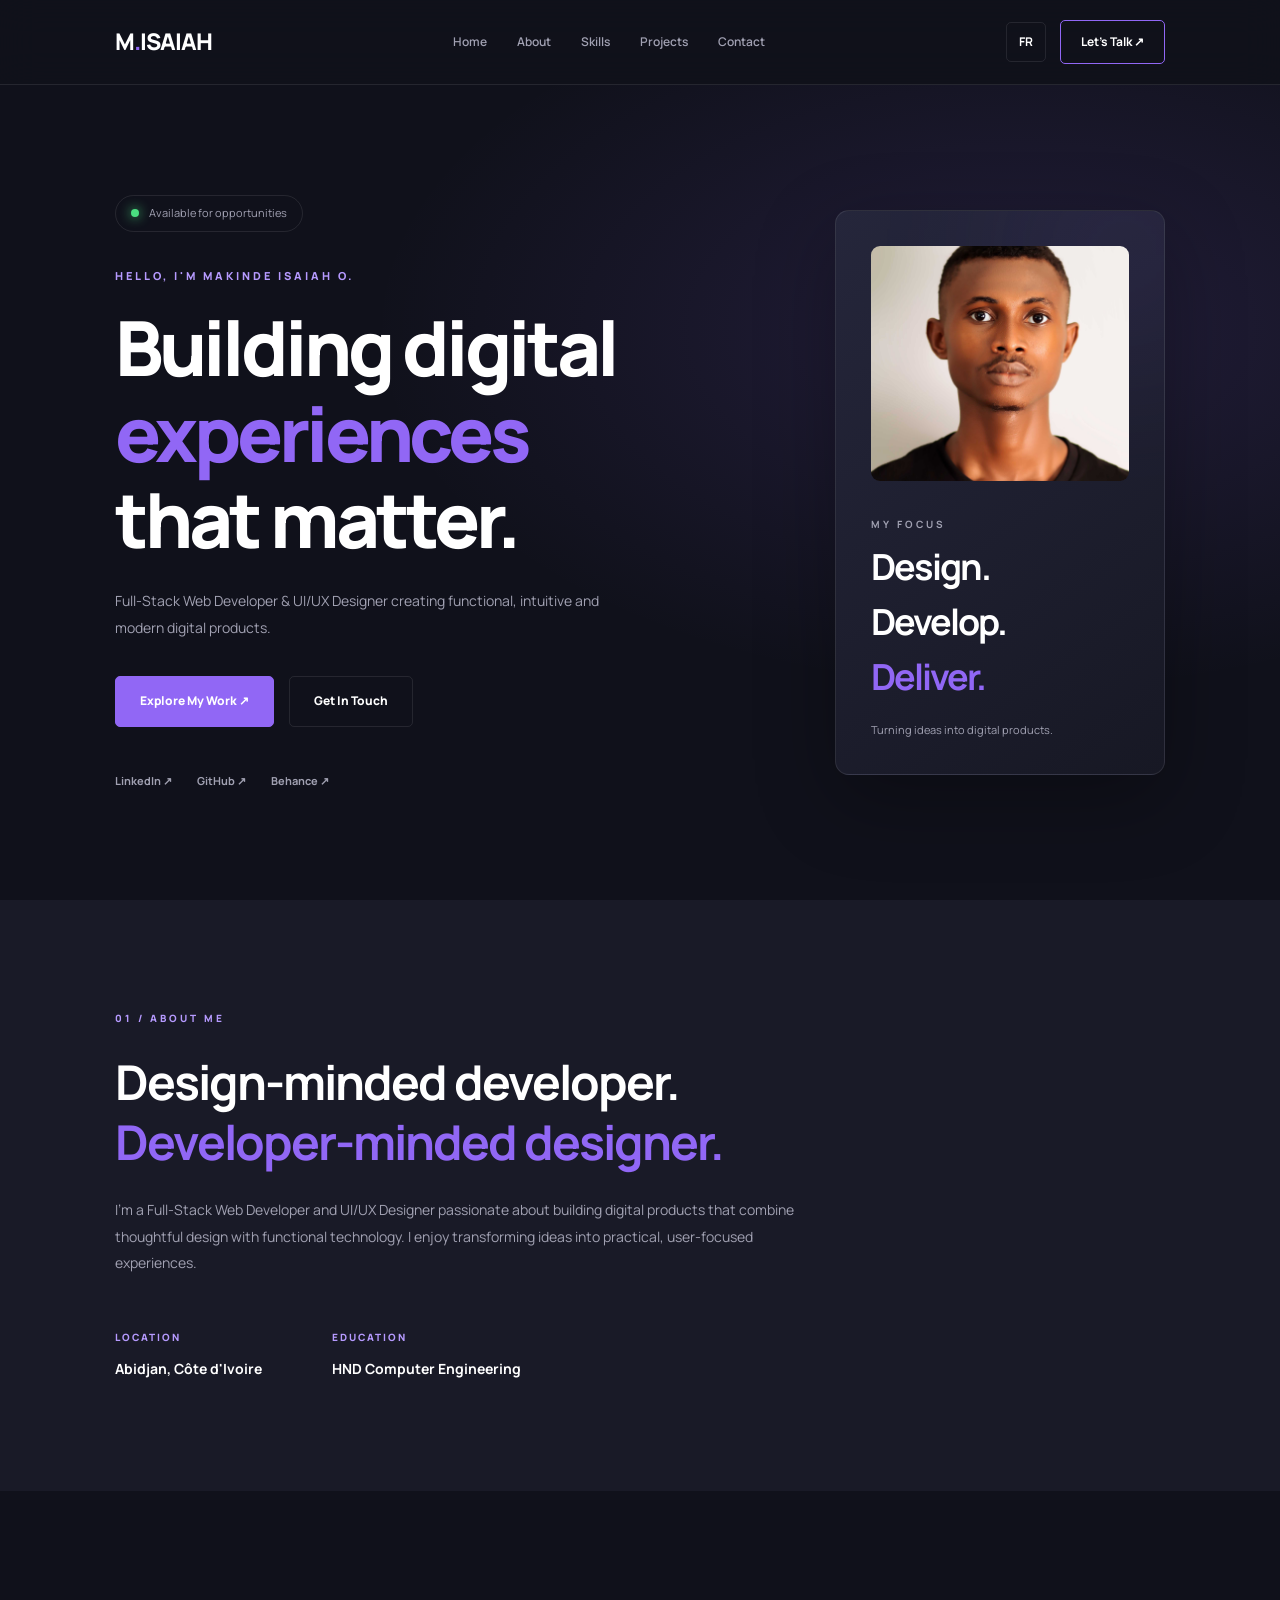
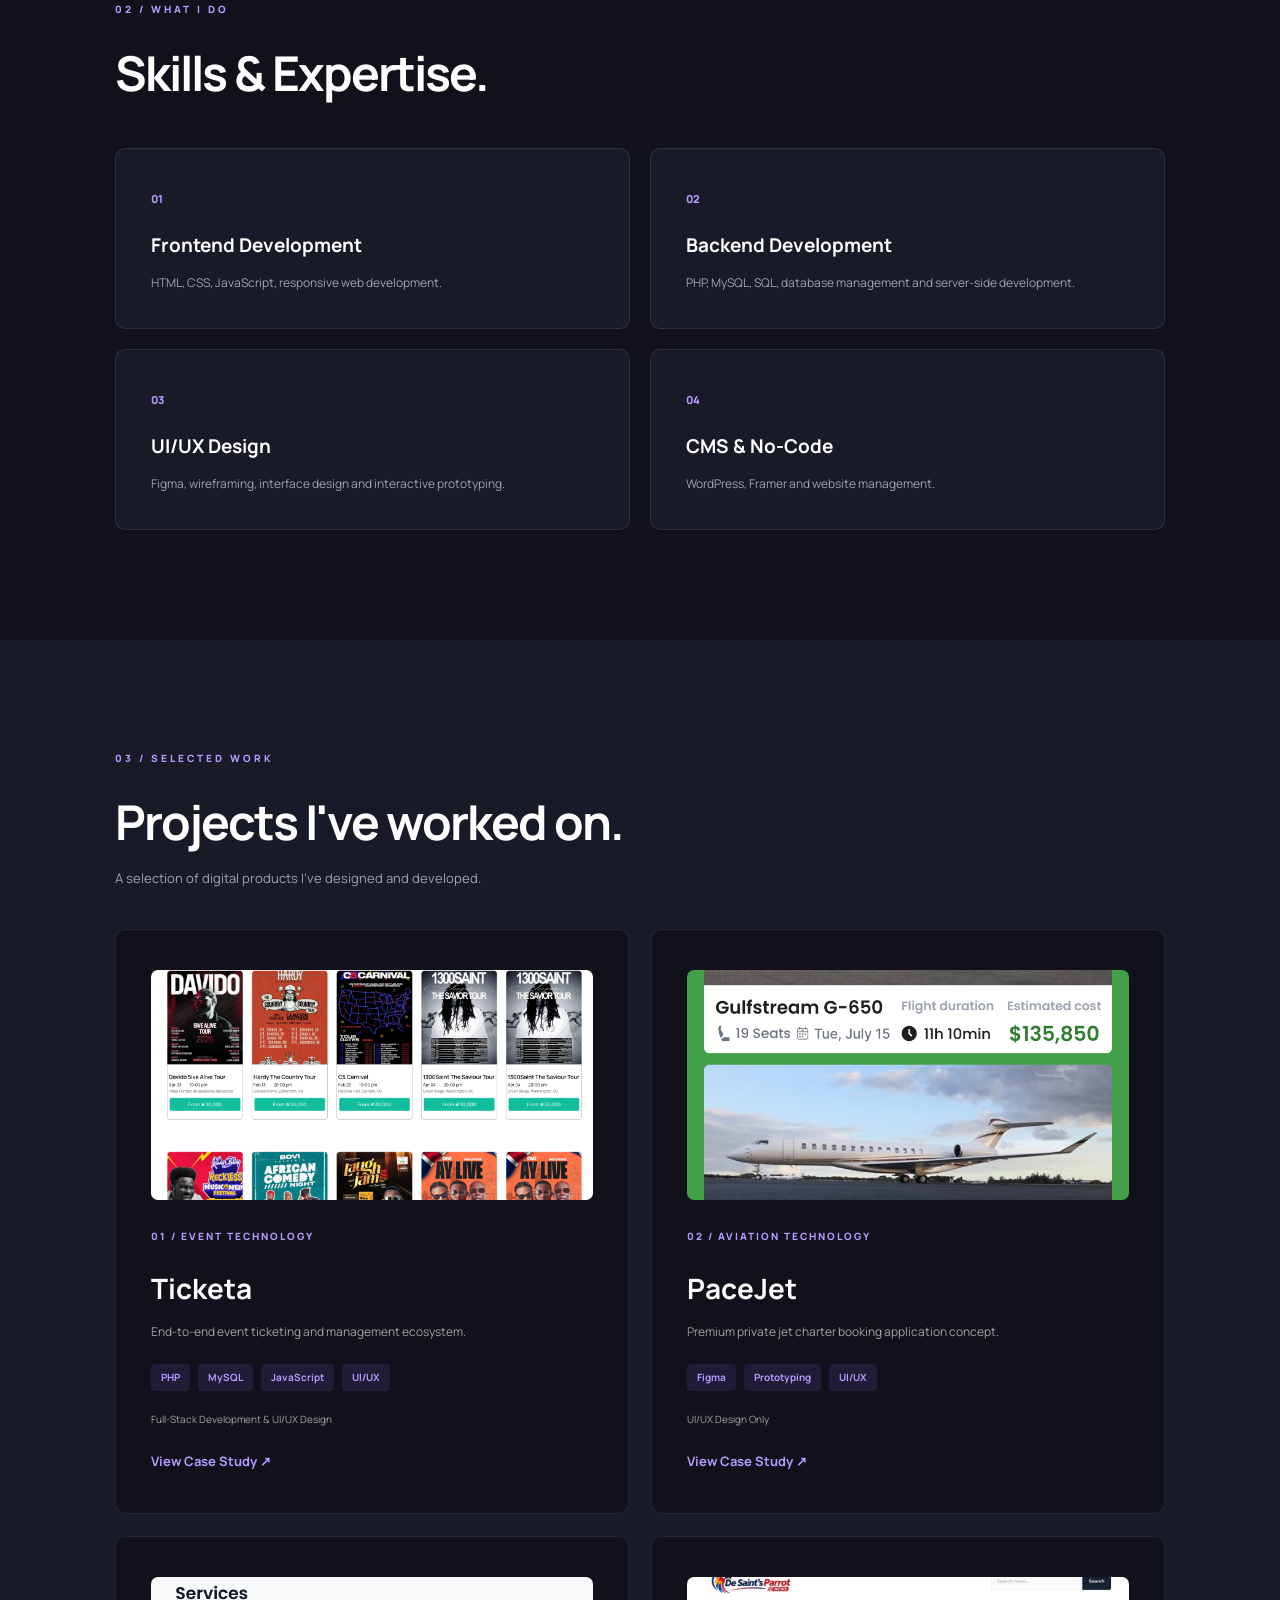
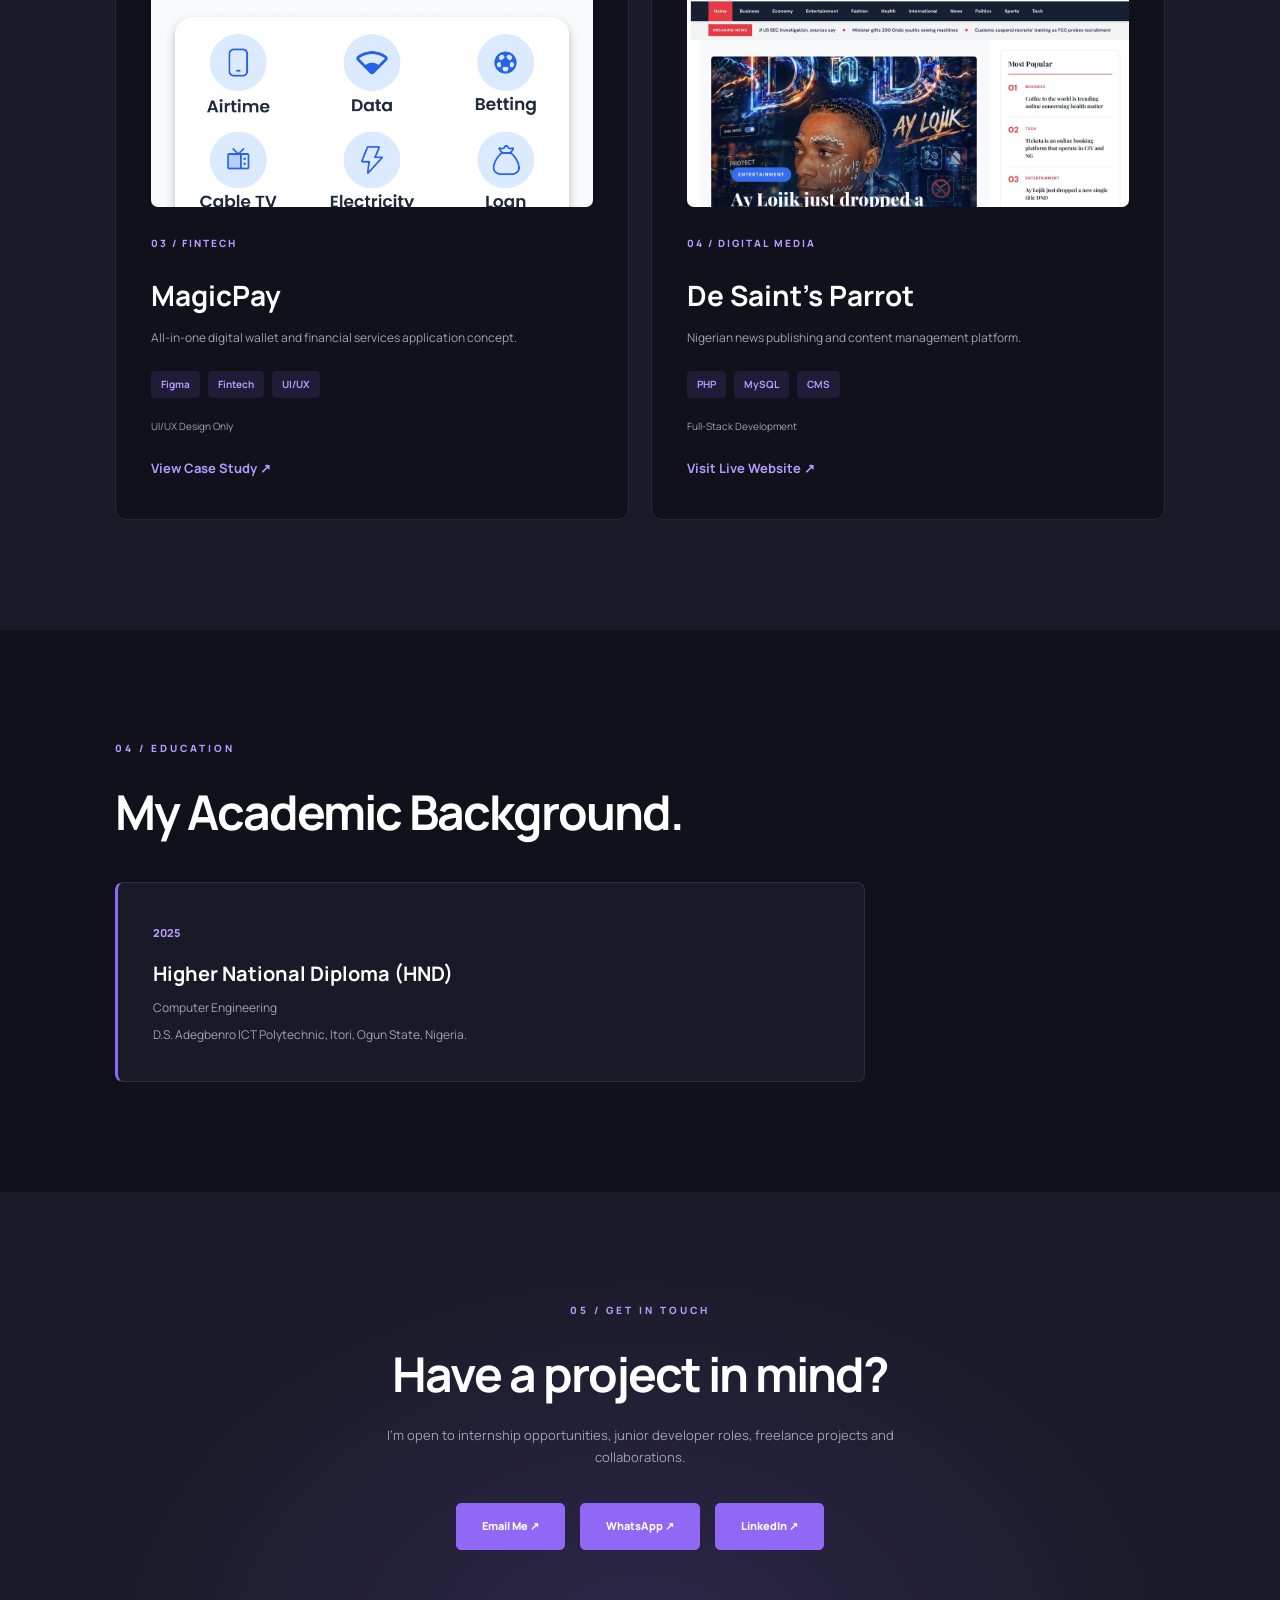
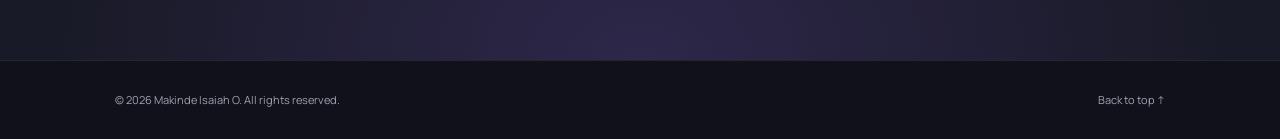
<file: index.html>
<!DOCTYPE html>
<html lang="en">

<head>
    <meta charset="UTF-8">
    <meta name="viewport" content="width=device-width, initial-scale=1.0">

    <title>Makinde Isaiah O. | Full-Stack Developer & UI/UX Designer</title>

    <meta name="description"
        content="Makinde Isaiah O. is a Full-Stack Web Developer and UI/UX Designer based in Abidjan, Côte d'Ivoire.">
    <meta name="theme-color" content="#10111b">

    <link rel="preconnect" href="https://fonts.googleapis.com">
    <link rel="preconnect" href="https://fonts.gstatic.com" crossorigin>

    <link href="https://fonts.googleapis.com/css2?family=Manrope:wght@400;500;600;700;800&display=swap"
        rel="stylesheet">

    <link rel="stylesheet" href="css/style.css">
</head>

<body>

    <!-- NAVIGATION -->
    <header class="navbar">
        <a href="#home" class="logo">M<span>.</span>ISAIAH</a>

        <nav aria-label="Main navigation">
            <a href="#home" data-i18n="navHome">Home</a>
            <a href="#about" data-i18n="navAbout">About</a>
            <a href="#skills" data-i18n="navSkills">Skills</a>
            <a href="#projects" data-i18n="navProjects">Projects</a>
            <a href="#contact" data-i18n="navContact">Contact</a>
        </nav>

        <div class="nav-actions">
            <button class="language-toggle" id="languageToggle" type="button">
                FR
            </button>

            <a href="#contact" class="nav-button" data-i18n="navCTA">
                Let's Talk ↗
            </a>
        </div>
    </header>

    <main>

        <!-- HERO -->
        <section class="hero" id="home">

            <div class="hero-content">

                <span class="availability">
                    <span class="dot"></span>
                    <span data-i18n="availability">Available for opportunities</span>
                </span>

                <p class="intro" data-i18n="intro">
                    HELLO, I'M MAKINDE ISAIAH O.
                </p>

                <h1 data-i18n="heroTitle">
                    Building digital
                    <span>experiences</span>
                    that matter.
                </h1>

                <p class="hero-description" data-i18n="heroDescription">
                    Full-Stack Web Developer & UI/UX Designer creating functional, intuitive and modern digital
                    products.
                </p>

                <div class="hero-buttons">
                    <a href="#projects" class="primary-button" data-i18n="heroWork">
                        Explore My Work ↗
                    </a>

                    <a href="#contact" class="secondary-button" data-i18n="heroContact">
                        Get In Touch
                    </a>
                </div>

                <div class="hero-socials">
                    <a href="https://www.linkedin.com/in/isaiah-makinde-0203b0228" target="_blank"
                        rel="noopener noreferrer">LinkedIn ↗</a>
                    <a href="https://github.com/Makindeisaiah" target="_blank" rel="noopener noreferrer">GitHub ↗</a>
                    <a href="https://www.behance.net/isaiaholuwato" target="_blank" rel="noopener noreferrer">Behance
                        ↗</a>
                </div>

            </div>

            <div class="hero-side">
                <div class="hero-card">

                    <!-- Add your professional photo here -->
                    <div class="profile-image">
                        <img src="assets/images/profile.JPG" alt="Makinde Isaiah O.">
                    </div>

                    <span data-i18n="focus">MY FOCUS</span>

                    <h3>Design.</h3>
                    <h3>Develop.</h3>
                    <h3 class="purple">Deliver.</h3>

                    <p data-i18n="focusDescription">
                        Turning ideas into digital products.
                    </p>

                </div>
            </div>

        </section>

        <!-- ABOUT -->
        <section class="about" id="about">

            <p data-i18n="aboutLabel">01 / ABOUT ME</p>

            <h2 data-i18n="aboutTitle">
                Design-minded developer.<br>
                <span>Developer-minded designer.</span>
            </h2>

            <p data-i18n="aboutDescription">
                I'm a Full-Stack Web Developer and UI/UX Designer passionate about building digital products that
                combine thoughtful design with functional technology. I enjoy transforming ideas into practical,
                user-focused experiences.
            </p>

            <div class="about-details">
                <div>
                    <span data-i18n="locationLabel">LOCATION</span>
                    <h3>Abidjan, Côte d'Ivoire</h3>
                </div>

                <div>
                    <span data-i18n="educationLabel">EDUCATION</span>
                    <h3>HND Computer Engineering</h3>
                </div>
            </div>

        </section>

        <!-- SKILLS -->
        <section class="skills" id="skills">

            <p data-i18n="skillsLabel">02 / WHAT I DO</p>

            <h2 data-i18n="skillsTitle">Skills & Expertise.</h2>

            <div class="skills-grid">

                <article class="skill-card">
                    <span>01</span>
                    <h3>Frontend Development</h3>
                    <p>HTML, CSS, JavaScript, responsive web development.</p>
                </article>

                <article class="skill-card">
                    <span>02</span>
                    <h3>Backend Development</h3>
                    <p>PHP, MySQL, SQL, database management and server-side development.</p>
                </article>

                <article class="skill-card">
                    <span>03</span>
                    <h3>UI/UX Design</h3>
                    <p>Figma, wireframing, interface design and interactive prototyping.</p>
                </article>

                <article class="skill-card">
                    <span>04</span>
                    <h3>CMS & No-Code</h3>
                    <p>WordPress, Framer and website management.</p>
                </article>

            </div>

        </section>

        <!-- PROJECTS -->
        <section class="projects" id="projects">

            <p data-i18n="projectsLabel">03 / SELECTED WORK</p>

            <h2 data-i18n="projectsTitle">Projects I've worked on.</h2>

            <p class="section-description" data-i18n="projectsDescription">
                A selection of digital products I've designed and developed.
            </p>


            <div class="project-grid">

                <article class="project-card">
                    <div class="project-image">
                        <img src="assets/images/ticketa/ticketa-cover.png" alt="Ticketa event ticketing platform">
                    </div>
                    <span>01 / EVENT TECHNOLOGY</span>
                    <h3>Ticketa</h3>
                    <p>End-to-end event ticketing and management ecosystem.</p>
                    <div class="project-tags">
                        <span>PHP</span>
                        <span>MySQL</span>
                        <span>JavaScript</span>
                        <span>UI/UX</span>
                    </div>
                    <small>Full-Stack Development & UI/UX Design</small>
                    <a href="case-studies/ticketa.html">View Case Study ↗</a>
                </article>

                <article class="project-card">
                    <div class="project-image">
                        <img src="assets/images/pacejet/pacejet-cover.png" alt="PaceJet private aviation app design">
                    </div>
                    <span>02 / AVIATION TECHNOLOGY</span>
                    <h3>PaceJet</h3>
                    <p>Premium private jet charter booking application concept.</p>
                    <div class="project-tags">
                        <span>Figma</span>
                        <span>Prototyping</span>
                        <span>UI/UX</span>
                    </div>
                    <small>UI/UX Design Only</small>
                    <a href="case-studies/pacejet.html">View Case Study ↗</a>
                </article>

                <article class="project-card">
                    <div class="project-image">
                        <img src="assets/images/magicpay/magicpay-cover.png" alt="MagicPay fintech app design">
                    </div>
                    <span>03 / FINTECH</span>
                    <h3>MagicPay</h3>
                    <p>All-in-one digital wallet and financial services application concept.</p>
                    <div class="project-tags">
                        <span>Figma</span>
                        <span>Fintech</span>
                        <span>UI/UX</span>
                    </div>
                    <small>UI/UX Design Only</small>
                    <a href="case-studies/magicpay.html">View Case Study ↗</a>
                </article>

                <article class="project-card">
                    <div class="project-image">
                        <img src="assets/images/dsparrot/dsparrot-cover.jpg"
                            alt="De Saint's Parrot news publishing website">
                    </div>
                    <span>04 / DIGITAL MEDIA</span>
                    <h3>De Saint's Parrot</h3>
                    <p>Nigerian news publishing and content management platform.</p>
                    <div class="project-tags">
                        <span>PHP</span>
                        <span>MySQL</span>
                        <span>CMS</span>
                    </div>
                    <small>Full-Stack Development</small>
                    <a href="https://dsparrot.com" target="_blank" rel="noopener noreferrer">Visit Live Website ↗</a>
                </article>

            </div>


        </section>

        <!-- EDUCATION -->
        <section class="education" id="education">

            <p data-i18n="educationLabelSection">04 / EDUCATION</p>

            <h2 data-i18n="educationTitle">My Academic Background.</h2>

            <div class="education-card">
                <span>2025</span>
                <h3>Higher National Diploma (HND)</h3>
                <p>Computer Engineering</p>
                <p>D.S. Adegbenro ICT Polytechnic, Itori, Ogun State, Nigeria.</p>
            </div>

        </section>

        <!-- CONTACT -->
        <section class="contact" id="contact">

            <p data-i18n="contactLabel">05 / GET IN TOUCH</p>

            <h2 data-i18n="contactTitle">Have a project in mind?</h2>

            <p data-i18n="contactDescription">
                I'm open to internship opportunities, junior developer roles, freelance projects and collaborations.
            </p>

            <div class="contact-links">

                <a href="mailto:makindeisaiah2002@gmail.com">
                    Email Me ↗
                </a>

                <a href="https://wa.me/2250502111286" target="_blank" rel="noopener noreferrer">
                    WhatsApp ↗
                </a>

                <a href="https://www.linkedin.com/in/isaiah-makinde-0203b0228" target="_blank"
                    rel="noopener noreferrer">
                    LinkedIn ↗
                </a>

            </div>

        </section>

    </main>

    <footer>
        <p>© 2026 Makinde Isaiah O. <span data-i18n="footerText">All rights reserved.</span></p>
        <a href="#home" data-i18n="backToTop">Back to top ↑</a>
    </footer>

    <script src="js/script.js"></script>

</body>

</html>
</file>
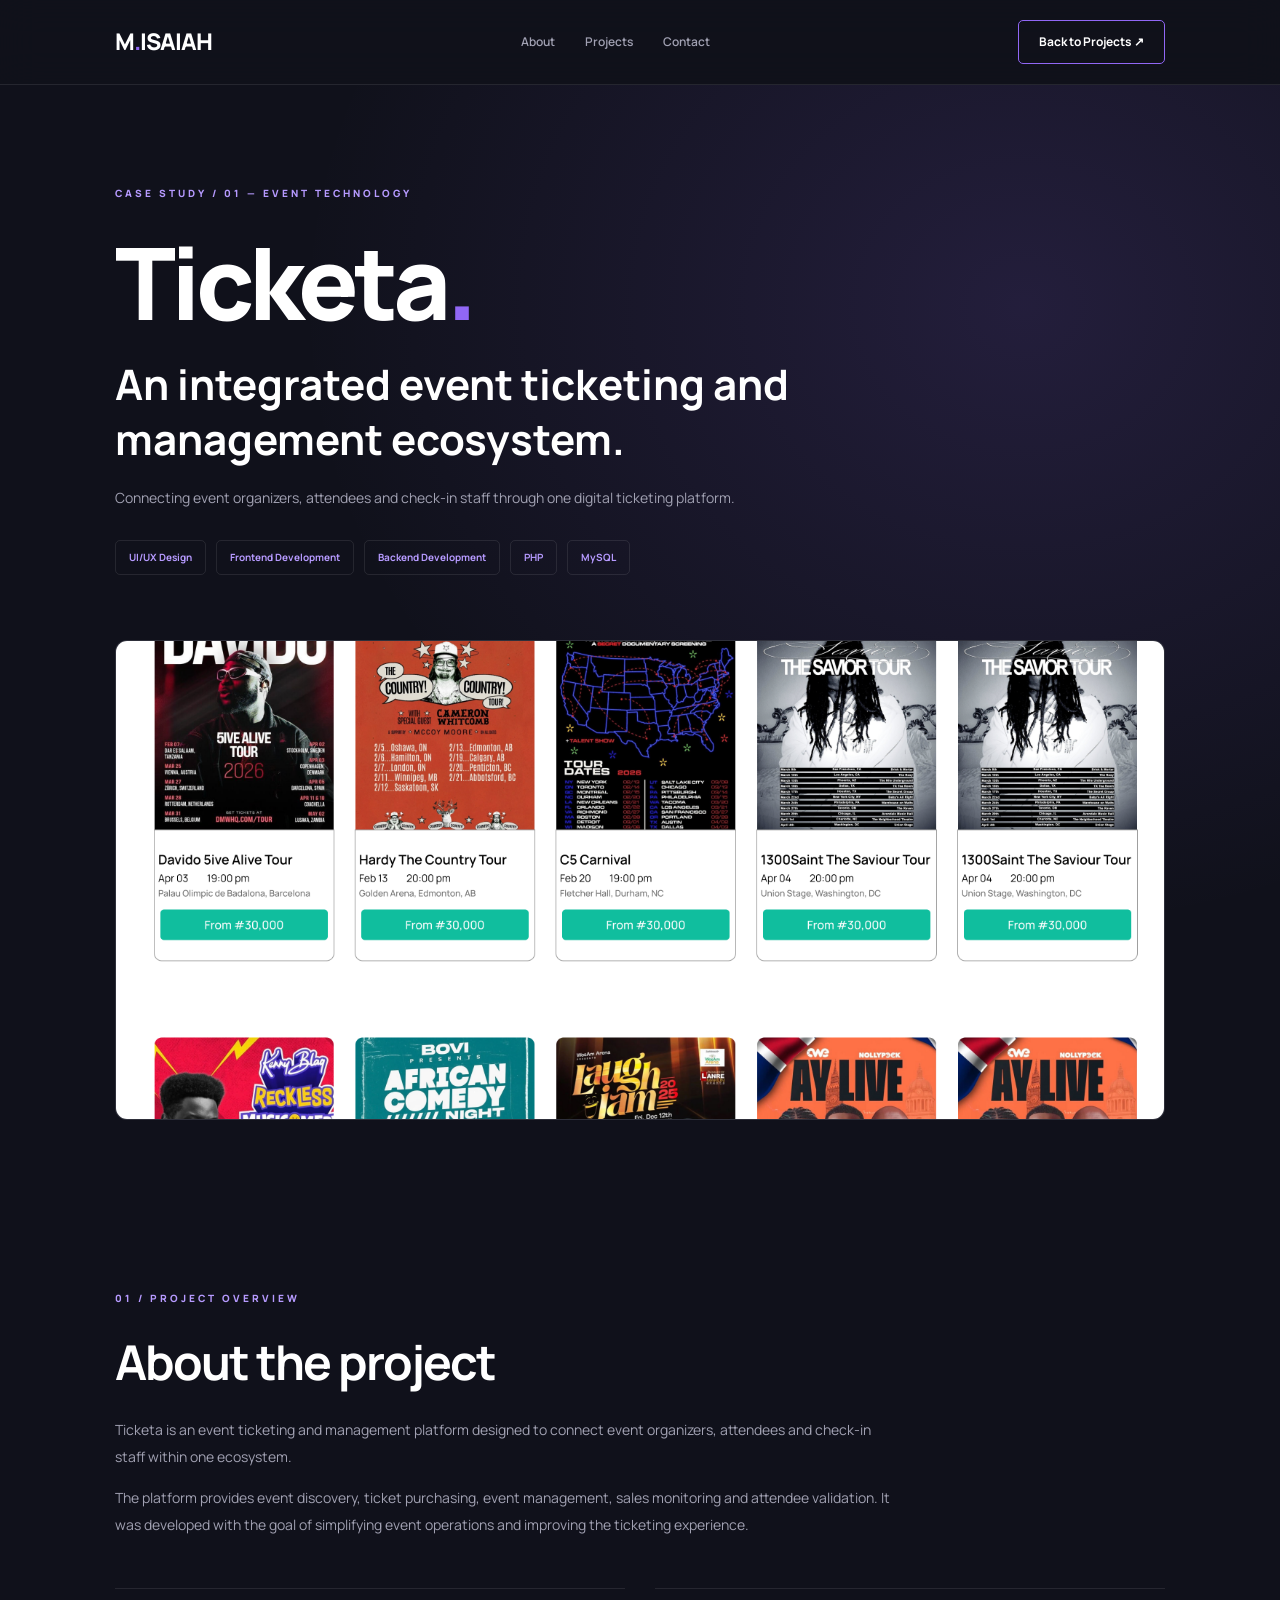
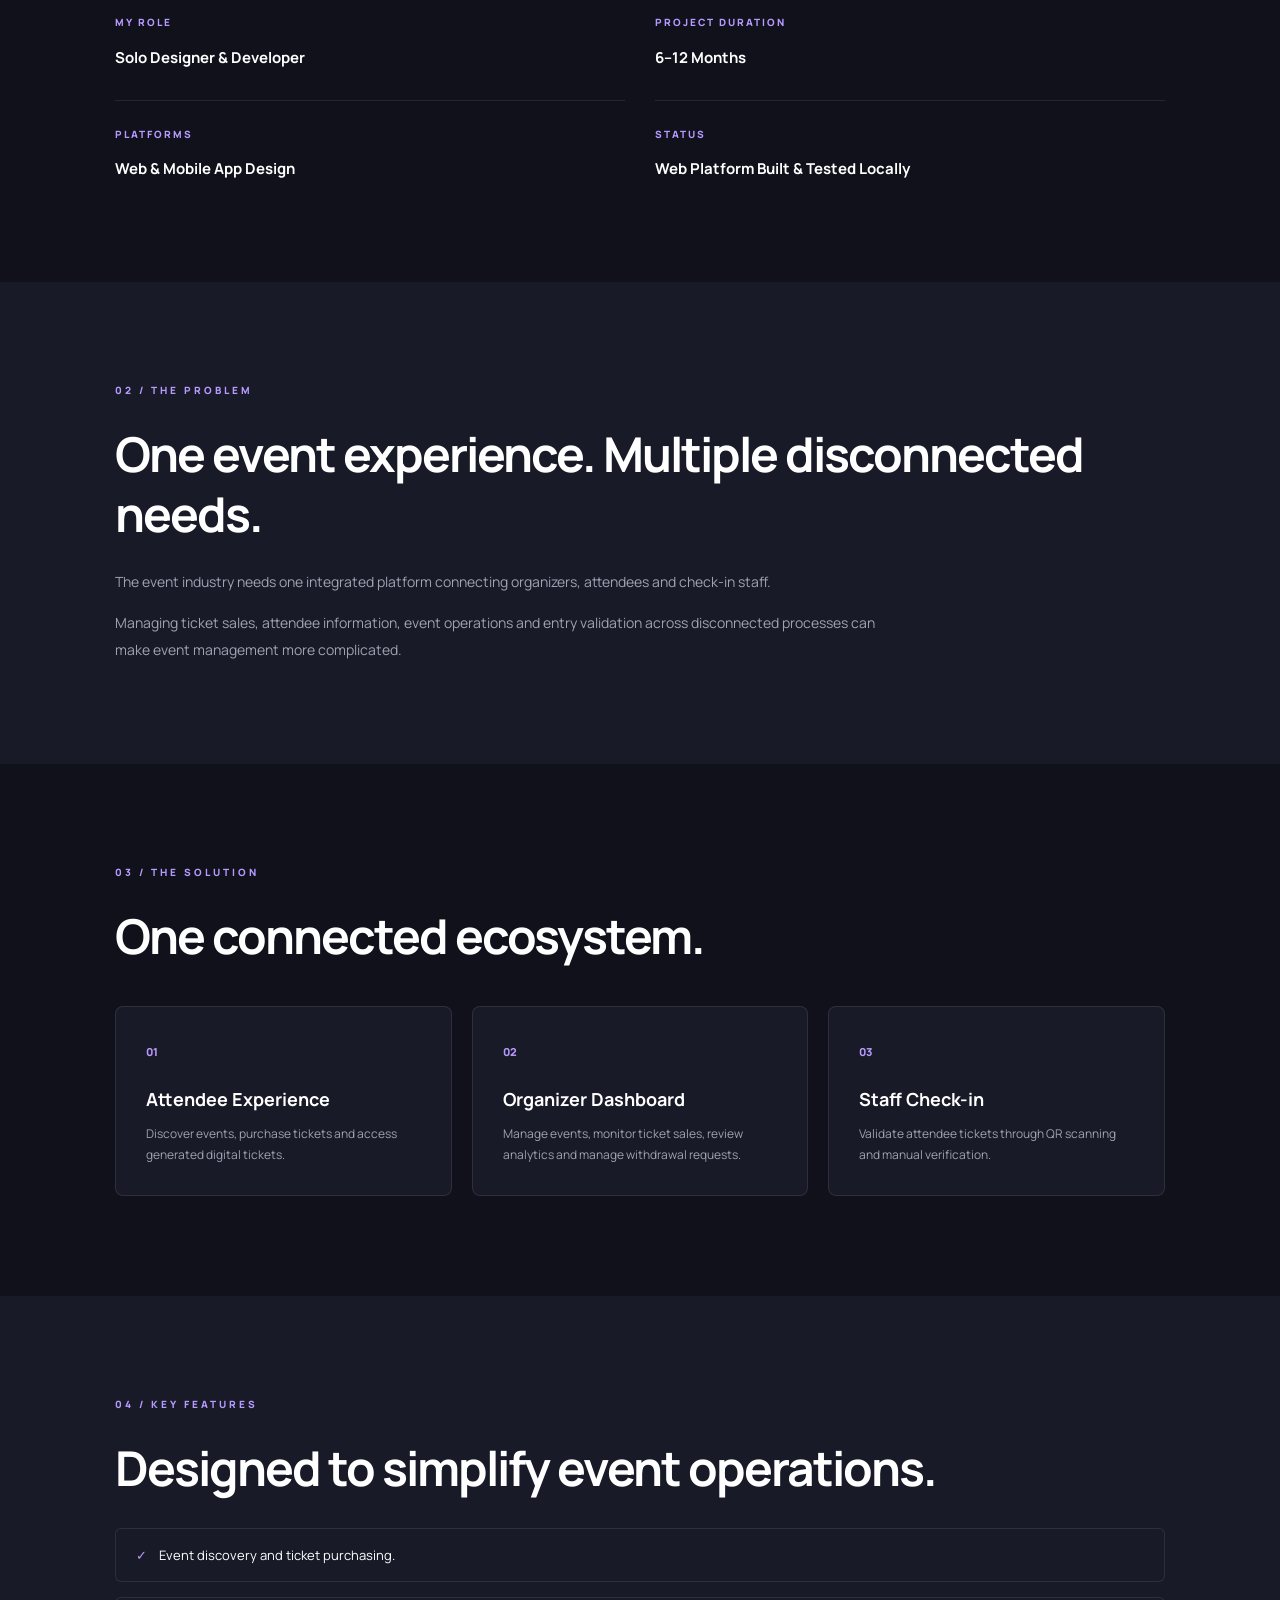
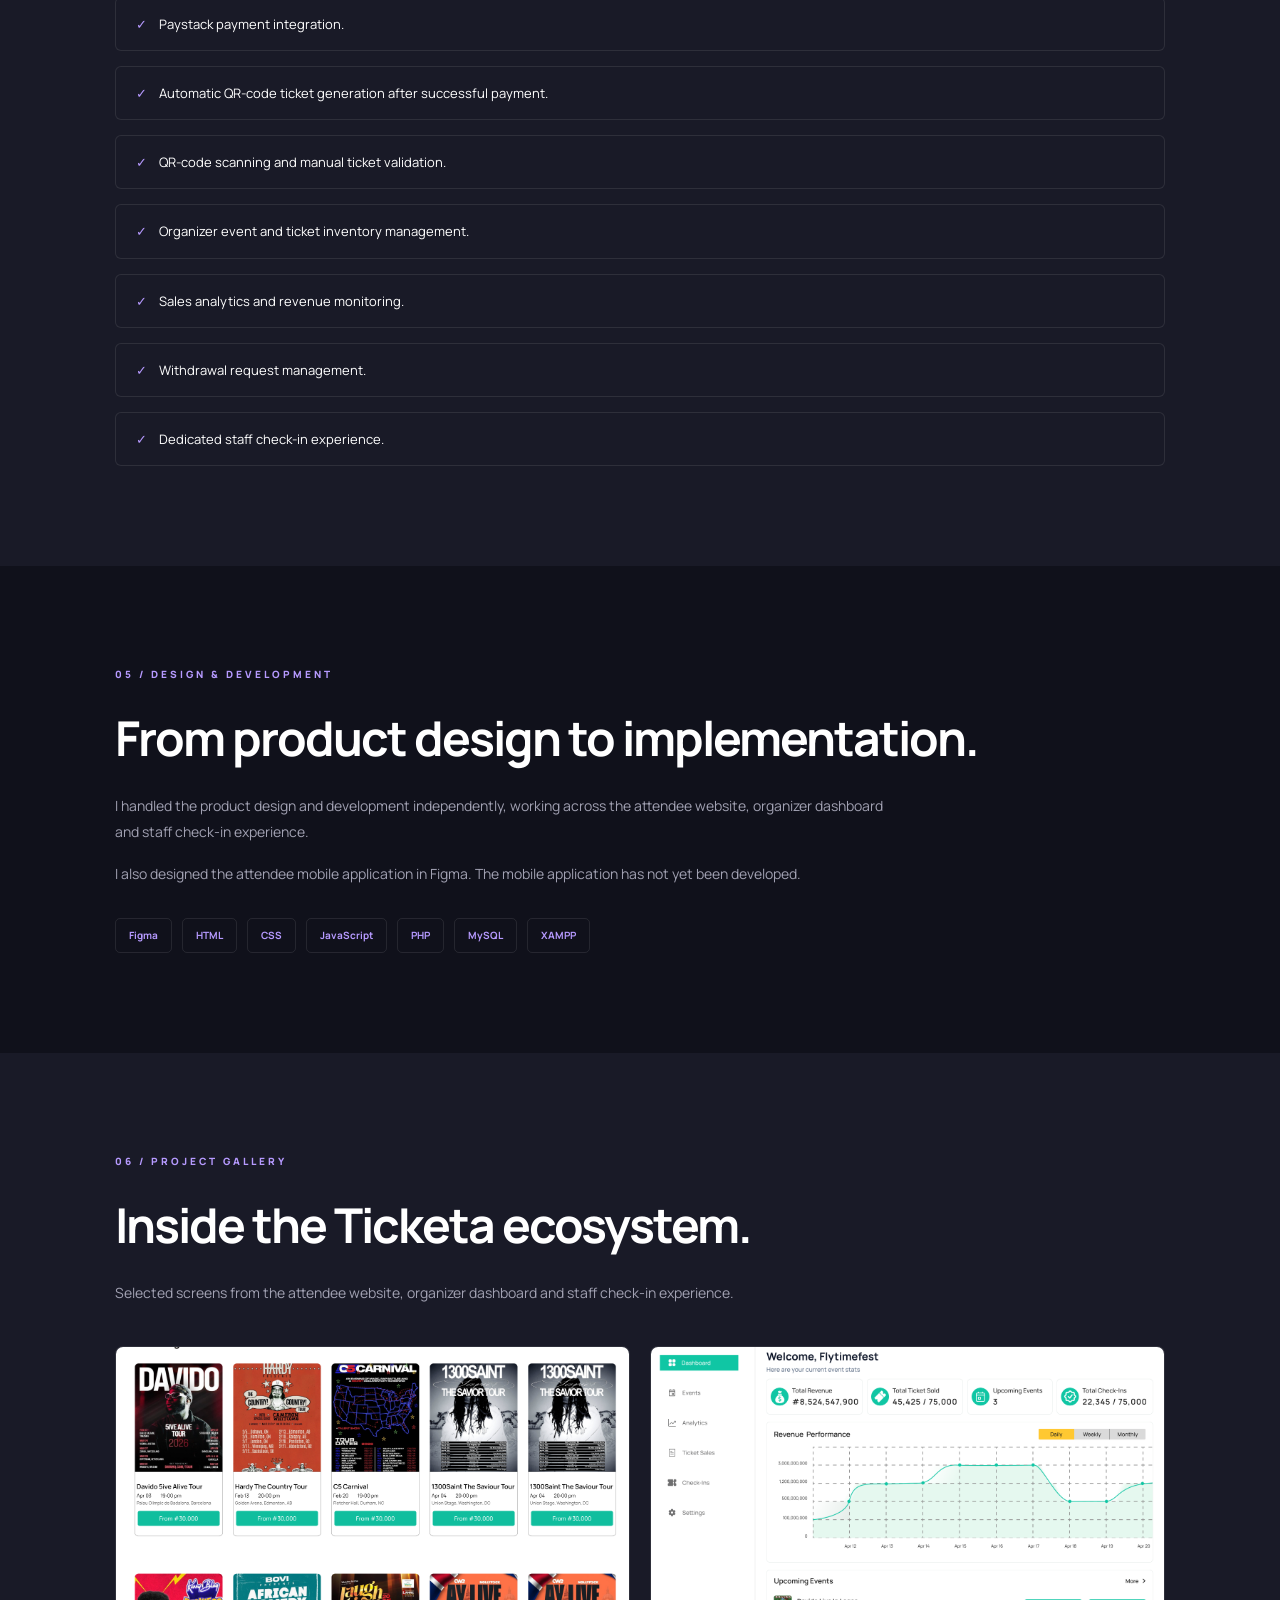
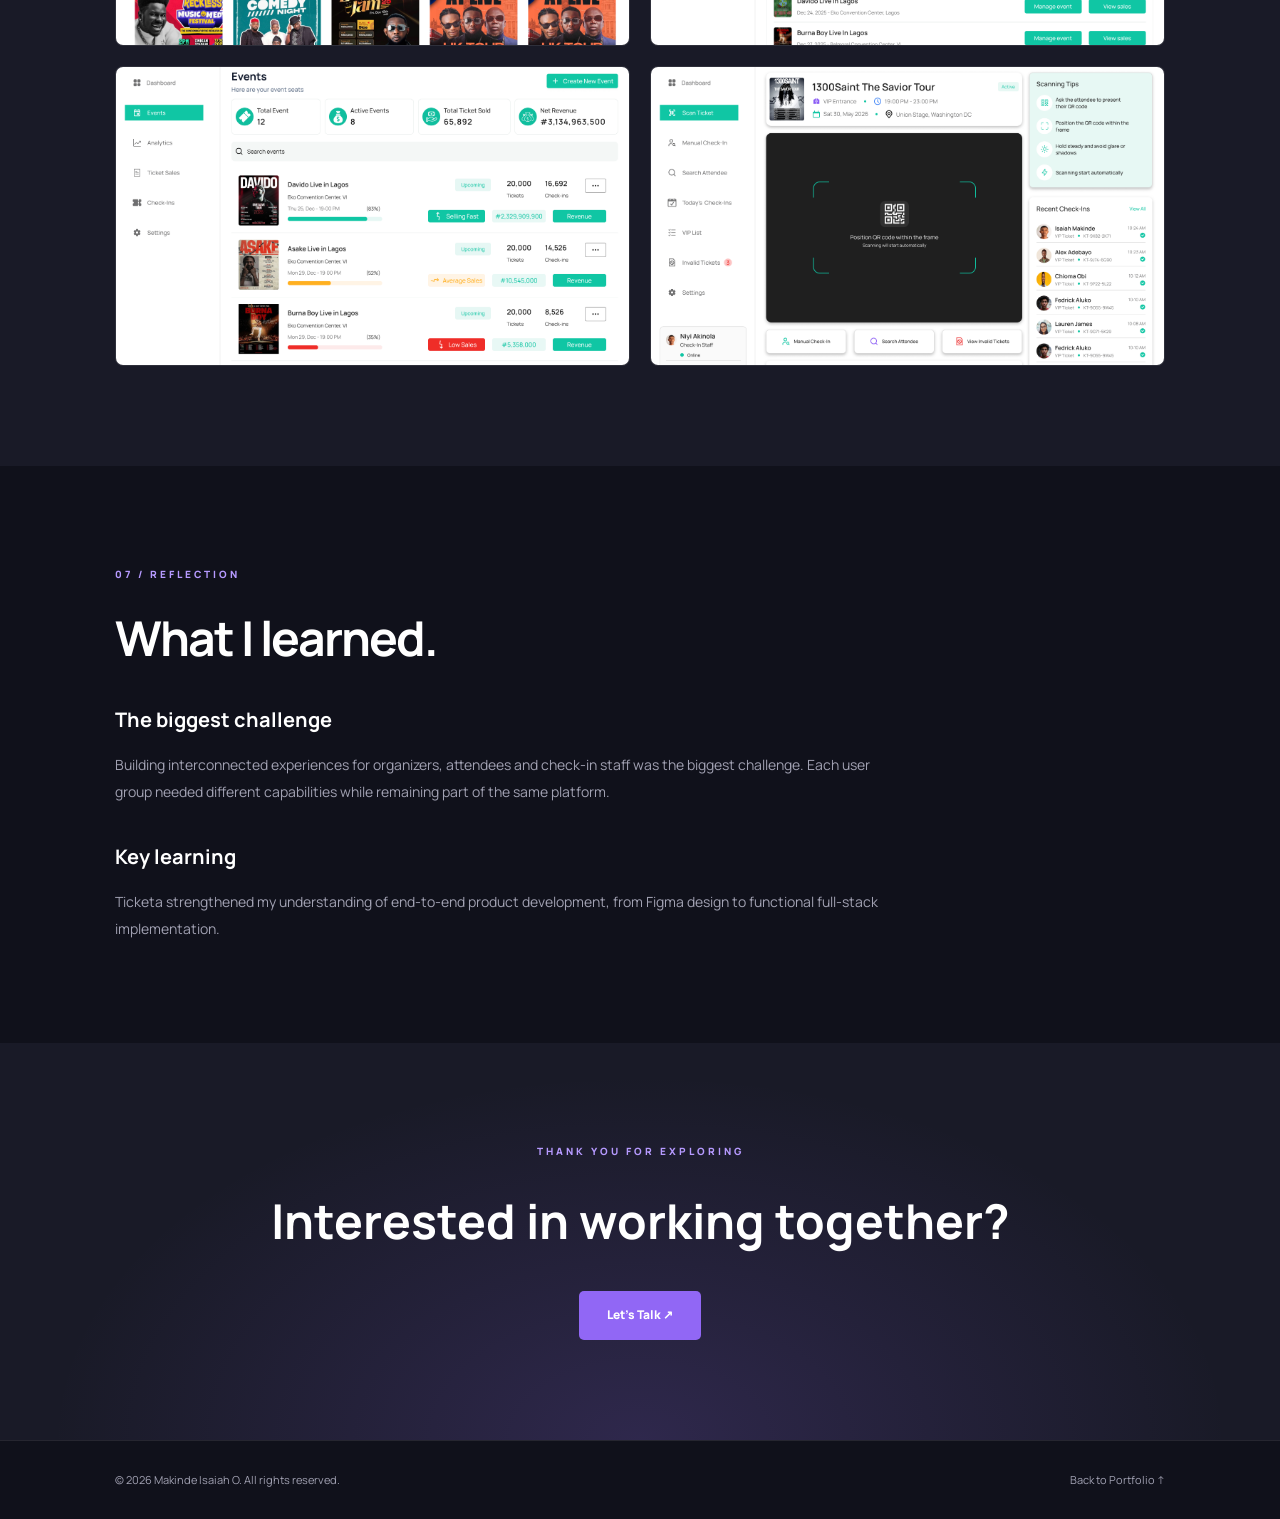
<file: case-studies/ticketa.html>
<!DOCTYPE html>
<html lang="en">
<head>
    <meta charset="UTF-8">
    <meta name="viewport" content="width=device-width, initial-scale=1.0">

    <title>Ticketa Case Study | Makinde Isaiah O.</title>

    <meta name="description" content="Explore how Makinde Isaiah O. designed and developed Ticketa, an integrated event ticketing and management platform.">

    <link rel="preconnect" href="https://fonts.googleapis.com">
    <link rel="preconnect" href="https://fonts.gstatic.com" crossorigin>

    <link href="https://fonts.googleapis.com/css2?family=Manrope:wght@400;500;600;700;800&display=swap" rel="stylesheet">

    <link rel="stylesheet" href="../css/style.css">
    <link rel="stylesheet" href="../css/case-study.css">
</head>

<body>

<header class="navbar">
    <a href="../index.html" class="logo">M<span>.</span>ISAIAH</a>

    <nav>
        <a href="../index.html#about">About</a>
        <a href="../index.html#projects">Projects</a>
        <a href="../index.html#contact">Contact</a>
    </nav>

    <a href="../index.html#projects" class="nav-button">
        Back to Projects ↗
    </a>
</header>

<main>

    <!-- CASE STUDY HERO -->
    <section class="case-hero">

        <p class="case-label">CASE STUDY / 01 — EVENT TECHNOLOGY</p>

        <h1>Ticketa<span>.</span></h1>

        <h2>
            An integrated event ticketing and management ecosystem.
        </h2>

        <p>
            Connecting event organizers, attendees and check-in staff
            through one digital ticketing platform.
        </p>

        <div class="case-tags">
            <span>UI/UX Design</span>
            <span>Frontend Development</span>
            <span>Backend Development</span>
            <span>PHP</span>
            <span>MySQL</span>
        </div>

        <div class="case-cover">
            <img src="../assets/images/ticketa/ticketa-cover.png"
                 alt="Ticketa platform preview">
        </div>

    </section>

    <!-- PROJECT OVERVIEW -->
    <section class="case-section">

        <p class="case-label">01 / PROJECT OVERVIEW</p>

        <h2>About the project</h2>

        <p>
            Ticketa is an event ticketing and management platform
            designed to connect event organizers, attendees and
            check-in staff within one ecosystem.
        </p>

        <p>
            The platform provides event discovery, ticket purchasing,
            event management, sales monitoring and attendee validation.
            It was developed with the goal of simplifying event
            operations and improving the ticketing experience.
        </p>

        <div class="case-info-grid">

            <div>
                <span>MY ROLE</span>
                <h3>Solo Designer & Developer</h3>
            </div>

            <div>
                <span>PROJECT DURATION</span>
                <h3>6–12 Months</h3>
            </div>

            <div>
                <span>PLATFORMS</span>
                <h3>Web & Mobile App Design</h3>
            </div>

            <div>
                <span>STATUS</span>
                <h3>Web Platform Built & Tested Locally</h3>
            </div>

        </div>

    </section>

    <!-- THE PROBLEM -->
    <section class="case-section alternate">

        <p class="case-label">02 / THE PROBLEM</p>

        <h2>One event experience. Multiple disconnected needs.</h2>

        <p>
            The event industry needs one integrated platform
            connecting organizers, attendees and check-in staff.
        </p>

        <p>
            Managing ticket sales, attendee information, event
            operations and entry validation across disconnected
            processes can make event management more complicated.
        </p>

    </section>

    <!-- THE SOLUTION -->
    <section class="case-section">

        <p class="case-label">03 / THE SOLUTION</p>

        <h2>One connected ecosystem.</h2>

        <div class="feature-grid">

            <article>
                <span>01</span>
                <h3>Attendee Experience</h3>
                <p>
                    Discover events, purchase tickets and access
                    generated digital tickets.
                </p>
            </article>

            <article>
                <span>02</span>
                <h3>Organizer Dashboard</h3>
                <p>
                    Manage events, monitor ticket sales, review
                    analytics and manage withdrawal requests.
                </p>
            </article>

            <article>
                <span>03</span>
                <h3>Staff Check-in</h3>
                <p>
                    Validate attendee tickets through QR scanning
                    and manual verification.
                </p>
            </article>

        </div>

    </section>

    <!-- FEATURES -->
    <section class="case-section alternate">

        <p class="case-label">04 / KEY FEATURES</p>

        <h2>Designed to simplify event operations.</h2>

        <ul class="feature-list">
            <li>Event discovery and ticket purchasing.</li>
            <li>Paystack payment integration.</li>
            <li>Automatic QR-code ticket generation after successful payment.</li>
            <li>QR-code scanning and manual ticket validation.</li>
            <li>Organizer event and ticket inventory management.</li>
            <li>Sales analytics and revenue monitoring.</li>
            <li>Withdrawal request management.</li>
            <li>Dedicated staff check-in experience.</li>
        </ul>

    </section>

    <!-- DESIGN AND DEVELOPMENT -->
    <section class="case-section">

        <p class="case-label">05 / DESIGN & DEVELOPMENT</p>

        <h2>From product design to implementation.</h2>

        <p>
            I handled the product design and development independently,
            working across the attendee website, organizer dashboard
            and staff check-in experience.
        </p>

        <p>
            I also designed the attendee mobile application in Figma.
            The mobile application has not yet been developed.
        </p>

        <div class="tech-stack">
            <span>Figma</span>
            <span>HTML</span>
            <span>CSS</span>
            <span>JavaScript</span>
            <span>PHP</span>
            <span>MySQL</span>
            <span>XAMPP</span>
        </div>

    </section>

    <!-- GALLERY -->
    <section class="case-section alternate">

        <p class="case-label">06 / PROJECT GALLERY</p>

        <h2>Inside the Ticketa ecosystem.</h2>

        <p>
            Selected screens from the attendee website,
            organizer dashboard and staff check-in experience.
        </p>

        <div class="case-gallery">

            <img src="../assets/images/ticketa/ticketa-cover.png"
                 alt="Ticketa main interface">

            <img src="../assets/images/ticketa/ticketa-02.png"
                 alt="Ticketa event interface">

            <img src="../assets/images/ticketa/ticketa-03.png"
                 alt="Ticketa organizer dashboard">

            <img src="../assets/images/ticketa/ticketa-04.png"
                 alt="Ticketa staff check-in interface">

        </div>

    </section>

    <!-- CHALLENGE AND LEARNING -->
    <section class="case-section">

        <p class="case-label">07 / REFLECTION</p>

        <h2>What I learned.</h2>

        <h3>The biggest challenge</h3>

        <p>
            Building interconnected experiences for organizers,
            attendees and check-in staff was the biggest challenge.
            Each user group needed different capabilities while
            remaining part of the same platform.
        </p>

        <h3>Key learning</h3>

        <p>
            Ticketa strengthened my understanding of end-to-end
            product development, from Figma design to functional
            full-stack implementation.
        </p>

    </section>

    <!-- CLOSING -->
    <section class="case-contact">

        <p>THANK YOU FOR EXPLORING</p>

        <h2>Interested in working together?</h2>

        <a href="mailto:makindeisaiah2002@gmail.com">
            Let's Talk ↗
        </a>

    </section>

</main>

<footer>
    <p>© 2026 Makinde Isaiah O. All rights reserved.</p>
    <a href="../index.html">Back to Portfolio ↑</a>
</footer>

</body>
</html>
</file>
<file: css/style.css>
/* =========================================
   MAKINDE ISAIAH O. — PREMIUM PORTFOLIO
========================================= */

:root {
    --bg: #10111b;
    --surface: #191a27;
    --surface-light: #222337;
    --purple: #9167f5;
    --purple-light: #b69aff;
    --white: #ffffff;
    --muted: #a1a1b2;
    --border: rgba(255,255,255,0.09);
    --green: #4ade80;
}

* {
    margin: 0;
    padding: 0;
    box-sizing: border-box;
}

html {
    scroll-behavior: smooth;
    scroll-padding-top: 100px;
}

body {
    background: var(--bg);
    color: var(--white);
    font-family: 'Manrope', sans-serif;
    line-height: 1.7;
    overflow-x: hidden;
}

a {
    text-decoration: none;
    color: inherit;
}

button {
    font: inherit;
}

section {
    padding: 110px 9%;
}

::selection {
    background: var(--purple);
    color: white;
}

/* =========================================
   NAVIGATION
========================================= */

.navbar {
    min-height: 85px;
    padding: 0 9%;
    display: flex;
    align-items: center;
    justify-content: space-between;
    gap: 25px;
    position: sticky;
    top: 0;
    z-index: 1000;
    border-bottom: 1px solid var(--border);
    background: rgba(16,17,27,0.94);
    backdrop-filter: blur(18px);
}

.logo {
    font-size: 23px;
    font-weight: 800;
    letter-spacing: -1px;
    white-space: nowrap;
}

.logo span {
    color: var(--purple);
}

nav {
    display: flex;
    align-items: center;
    gap: 30px;
}

nav a {
    color: var(--muted);
    font-size: 12px;
    font-weight: 600;
    transition: .3s;
}

nav a:hover {
    color: var(--purple-light);
}

.nav-actions {
    display: flex;
    align-items: center;
    gap: 14px;
}

.language-toggle {
    background: transparent;
    color: var(--white);
    border: 1px solid var(--border);
    padding: 9px 12px;
    border-radius: 5px;
    cursor: pointer;
    font-size: 12px;
    font-weight: 700;
    transition: .3s;
}

.language-toggle:hover {
    border-color: var(--purple);
    color: var(--purple-light);
}

.nav-button {
    padding: 11px 20px;
    border: 1px solid var(--purple);
    border-radius: 5px;
    font-size: 12px;
    font-weight: 700;
    transition: .3s;
}

.nav-button:hover {
    background: var(--purple);
    transform: translateY(-2px);
}

/* =========================================
   HERO SECTION
========================================= */

.hero {
    min-height: 690px;
    display: flex;
    align-items: center;
    justify-content: space-between;
    gap: 65px;
    background:
        radial-gradient(
            ellipse at 80% 30%,
            rgba(145,103,245,.14),
            transparent 45%
        );
}

.hero-content {
    max-width: 680px;
}

.availability {
    display: inline-flex;
    align-items: center;
    gap: 10px;
    padding: 8px 15px;
    border: 1px solid var(--border);
    border-radius: 30px;
    color: var(--muted);
    font-size: 11px;
    margin-bottom: 35px;
}

.dot {
    width: 8px;
    height: 8px;
    background: var(--green);
    border-radius: 50%;
    box-shadow: 0 0 12px var(--green);
}

.intro {
    color: var(--purple-light);
    font-size: 11px;
    letter-spacing: 3px;
    font-weight: 800;
    margin-bottom: 20px;
}

.hero h1 {
    font-size: clamp(45px, 6vw, 76px);
    line-height: 1.13;
    letter-spacing: -4px;
    font-weight: 800;
}

.hero h1 span {
    display: block;
    color: var(--purple);
}

.hero-description {
    max-width: 530px;
    color: var(--muted);
    margin-top: 25px;
    font-size: 14px;
    line-height: 1.9;
}

.hero-buttons {
    display: flex;
    gap: 15px;
    margin-top: 35px;
    flex-wrap: wrap;
}

.primary-button,
.secondary-button {
    display: inline-flex;
    align-items: center;
    justify-content: center;
    padding: 14px 24px;
    border-radius: 5px;
    font-size: 12px;
    font-weight: 800;
    transition: .3s;
}

.primary-button {
    background: var(--purple);
    border: 1px solid var(--purple);
}

.primary-button:hover {
    background: #a17df8;
    transform: translateY(-3px);
}

.secondary-button {
    border: 1px solid var(--border);
}

.secondary-button:hover {
    border-color: var(--purple);
    color: var(--purple-light);
}

.hero-socials {
    display: flex;
    flex-wrap: wrap;
    gap: 25px;
    margin-top: 45px;
}

.hero-socials a {
    color: var(--muted);
    font-size: 11px;
    font-weight: 700;
    transition: .3s;
}

.hero-socials a:hover {
    color: var(--purple-light);
}

/* =========================================
   HERO PROFILE CARD
========================================= */

.hero-side {
    width: 330px;
    flex-shrink: 0;
}

.hero-card {
    background: linear-gradient(
        145deg,
        #25263b,
        #171824
    );
    padding: 35px;
    border: 1px solid var(--border);
    border-radius: 14px;
    box-shadow: 0 25px 80px rgba(0,0,0,.3);
    position: relative;
    overflow: hidden;
}

.hero-card::before {
    content: "";
    position: absolute;
    width: 180px;
    height: 180px;
    background: var(--purple);
    opacity: .12;
    filter: blur(90px);
    top: -50px;
    right: -50px;
}

.profile-image {
    width: 100%;
    height: 235px;
    border-radius: 9px;
    overflow: hidden;
    margin-bottom: 28px;
    background: var(--surface-light);
    position: relative;
}

.profile-image img {
    width: 100%;
    height: 100%;
    display: block;
    object-fit: cover;
    object-position: center 30%;
}

.hero-card > span {
    color: var(--muted);
    font-size: 10px;
    letter-spacing: 3px;
    font-weight: 700;
}

.hero-card h3 {
    font-size: 36px;
    margin-top: 8px;
    letter-spacing: -2px;
    line-height: 1.3;
}

.hero-card .purple {
    color: var(--purple);
}

.hero-card p {
    color: var(--muted);
    font-size: 11px;
    margin-top: 20px;
}

/* =========================================
   SECTION LABELS
========================================= */

.about > p:first-child,
.skills > p:first-child,
.projects > p:first-child,
.education > p:first-child,
.contact > p:first-child {
    color: var(--purple-light);
    font-size: 10px;
    letter-spacing: 3px;
    font-weight: 800;
    margin-bottom: 25px;
}

/* =========================================
   ABOUT SECTION
========================================= */

.about {
    background: var(--surface);
}

.about h2,
.skills h2,
.projects h2,
.education h2,
.contact h2 {
    font-size: clamp(32px, 4vw, 48px);
    line-height: 1.25;
    letter-spacing: -2px;
}

.about h2 span {
    color: var(--purple);
}

.about > p:last-of-type {
    max-width: 700px;
    color: var(--muted);
    margin-top: 25px;
    font-size: 14px;
    line-height: 1.9;
}

.about-details {
    display: flex;
    gap: 70px;
    flex-wrap: wrap;
    margin-top: 45px;
}

.about-details div > span {
    font-size: 10px;
    color: var(--purple-light);
    letter-spacing: 2px;
    font-weight: 800;
}

.about-details h3 {
    font-size: 14px;
    margin-top: 8px;
}

/* =========================================
   SKILLS SECTION
========================================= */

.skills {
    background: var(--bg);
}

.skills h2 {
    margin-bottom: 45px;
}

.skills-grid {
    display: grid;
    grid-template-columns: repeat(2, 1fr);
    gap: 20px;
}

.skill-card {
    padding: 35px;
    background: var(--surface);
    border: 1px solid var(--border);
    border-radius: 10px;
    transition: .3s;
}

.skill-card:hover {
    transform: translateY(-5px);
    border-color: var(--purple);
    background: var(--surface-light);
}

.skill-card > span {
    color: var(--purple-light);
    font-size: 11px;
    font-weight: 800;
}

.skill-card h3 {
    font-size: 19px;
    margin-top: 18px;
}

.skill-card p {
    color: var(--muted);
    font-size: 12px;
    margin-top: 10px;
    line-height: 1.8;
}

/* =========================================
   PROJECTS SECTION
========================================= */

.projects {
    background: var(--surface);
}

.projects h2 {
    margin-bottom: 15px;
}

.section-description {
    color: var(--muted);
    font-size: 13px;
    margin-bottom: 40px;
}

.project-grid {
    display: grid;
    grid-template-columns: repeat(2, 1fr);
    gap: 22px;
}

.project-card {
    background: var(--bg);
    padding: 40px 35px;
    min-height: 270px;
    border: 1px solid var(--border);
    border-radius: 10px;
    transition: .3s;
    display: flex;
    flex-direction: column;
    align-items: flex-start;
}

.project-card:hover {
    transform: translateY(-6px);
    border-color: var(--purple);
    background: var(--surface-light);
}

.project-card > span {
    color: var(--purple-light);
    font-size: 10px;
    letter-spacing: 2px;
    font-weight: 800;
}

.project-card h3 {
    font-size: 28px;
    margin: 20px 0 8px;
}

.project-card p {
    color: var(--muted);
    font-size: 12px;
    line-height: 1.8;
}

.project-tags {
    display: flex;
    flex-wrap: wrap;
    gap: 8px;
    margin-top: 22px;
}

.project-tags span {
    padding: 5px 10px;
    background: rgba(145,103,245,.12);
    color: var(--purple-light);
    border-radius: 4px;
    font-size: 10px;
    font-weight: 700;
}

.project-card small {
    margin-top: 20px;
    color: var(--muted);
    font-size: 10px;
}

.project-card > a {
    margin-top: 15px;
    color: var(--purple-light);
    font-size: 11px;
    font-weight: 800;
}

.project-card > a:hover {
    color: white;
}

/* =========================================
   EDUCATION SECTION
========================================= */

.education {
    background: var(--bg);
}

.education h2 {
    margin-bottom: 40px;
}

.education-card {
    max-width: 750px;
    background: var(--surface);
    padding: 35px;
    border: 1px solid var(--border);
    border-left: 3px solid var(--purple);
    border-radius: 8px;
}

.education-card > span {
    color: var(--purple-light);
    font-size: 11px;
    font-weight: 800;
}

.education-card h3 {
    font-size: 20px;
    margin-top: 12px;
}

.education-card p {
    color: var(--muted);
    font-size: 12px;
    margin-top: 7px;
}

/* =========================================
   CONTACT SECTION
========================================= */

.contact {
    background:
        radial-gradient(
            ellipse at 50% 100%,
            rgba(145,103,245,.17),
            transparent 65%
        ),
        var(--surface);
    text-align: center;
}

.contact h2 {
    margin-bottom: 20px;
}

.contact > p:not(:first-child) {
    color: var(--muted);
    max-width: 570px;
    margin: 0 auto;
    font-size: 13px;
}

.contact-links {
    display: flex;
    justify-content: center;
    flex-wrap: wrap;
    gap: 15px;
    margin-top: 35px;
}

.contact-links a {
    display: inline-block;
    background: var(--purple);
    border: 1px solid var(--purple);
    padding: 13px 25px;
    border-radius: 5px;
    font-size: 11px;
    font-weight: 800;
    transition: .3s;
}

.contact-links a:hover {
    background: transparent;
    color: var(--purple-light);
    transform: translateY(-3px);
}

/* =========================================
   FOOTER
========================================= */

footer {
    display: flex;
    justify-content: space-between;
    align-items: center;
    gap: 20px;
    padding: 30px 9%;
    color: var(--muted);
    font-size: 11px;
    border-top: 1px solid var(--border);
}

footer a {
    transition: .3s;
}

footer a:hover {
    color: var(--purple-light);
}

/* =========================================
   RESPONSIVE TABLET
========================================= */

@media (max-width: 1000px) {

    section {
        padding: 90px 6%;
    }

    .navbar {
        padding: 0 6%;
        gap: 15px;
    }

    nav {
        gap: 17px;
    }

    .hero {
        gap: 35px;
    }

    .hero-side {
        width: 290px;
    }

    .hero-card {
        padding: 28px;
    }

    .profile-image {
        height: 210px;
    }
}

/* =========================================
   RESPONSIVE MOBILE
========================================= */

@media (max-width: 700px) {

    section {
        padding: 75px 6%;
    }

    .navbar {
        min-height: 75px;
        flex-wrap: wrap;
        padding: 17px 6%;
        gap: 15px;
    }

    .logo {
        font-size: 20px;
    }

    .nav-actions {
        margin-left: auto;
        gap: 8px;
    }

    .nav-button {
        padding: 8px 12px;
        font-size: 10px;
    }

    nav {
        order: 3;
        width: 100%;
        justify-content: space-between;
        gap: 8px;
        overflow-x: auto;
    }

    nav a {
        font-size: 10px;
        white-space: nowrap;
    }

    .hero {
        flex-direction: column;
        align-items: flex-start;
        padding-top: 85px;
        padding-bottom: 75px;
        min-height: auto;
    }

    .hero-content {
        width: 100%;
    }

    .hero h1 {
        font-size: clamp(42px, 11vw, 60px);
        letter-spacing: -2.5px;
    }

    .hero-description {
        font-size: 13px;
    }

    .hero-side {
        width: 100%;
    }

    .hero-card {
        max-width: 100%;
    }

    .profile-image {
        height: 280px;
    }

    .hero-socials {
        gap: 18px;
    }

    .about-details {
        gap: 30px;
    }

    .skills-grid,
    .project-grid {
        grid-template-columns: 1fr;
    }

    .skill-card,
    .project-card {
        padding: 30px 25px;
    }

    .about h2,
    .skills h2,
    .projects h2,
    .education h2,
    .contact h2 {
        font-size: 34px;
        letter-spacing: -1.5px;
    }

    footer {
        flex-direction: column;
        text-align: center;
        padding: 25px 6%;
    }
}

/* =========================================
   SMALL MOBILE
========================================= */

@media (max-width: 380px) {

    .nav-button {
        display: none;
    }

    .hero h1 {
        font-size: 39px;
    }

    .hero-buttons {
        flex-direction: column;
        align-items: stretch;
    }

    .hero-buttons a {
        text-align: center;
    }

    .contact-links {
        flex-direction: column;
    }
}


/* PROJECT IMAGE PREVIEWS */

.project-card {
    overflow: hidden;
}

.project-image {
    width: 100%;
    height: 230px;
    margin-bottom: 28px;
    overflow: hidden;
    border-radius: 7px;
    background: var(--surface-light);
}

.project-image img {
    width: 100%;
    height: 100%;
    object-fit: cover;
    display: block;
    transition: transform .5s ease;
}

.project-card:hover .project-image img {
    transform: scale(1.05);
}

.project-card > a {
    display: inline-block;
    margin-top: 22px;
    color: var(--purple-light);
    font-size: 13px;
    font-weight: 700;
}

.project-card > a:hover {
    color: var(--white);
}
</file>
<file: css/case-study.css>
/* =========================================
   CASE STUDY PAGE
========================================= */

.case-hero {
    padding-top: 100px;
    padding-bottom: 70px;
    background:
        radial-gradient(
            ellipse at 80% 20%,
            rgba(145,103,245,.15),
            transparent 50%
        );
}

.case-label {
    color: var(--purple-light);
    font-size: 10px;
    font-weight: 800;
    letter-spacing: 3px;
    margin-bottom: 25px;
}

.case-hero h1 {
    font-size: clamp(55px, 9vw, 100px);
    font-weight: 800;
    letter-spacing: -5px;
    line-height: 1.1;
}

.case-hero h1 span {
    color: var(--purple);
}

.case-hero h2 {
    max-width: 750px;
    font-size: clamp(25px, 4vw, 42px);
    line-height: 1.3;
    margin-top: 20px;
}

.case-hero > p:not(.case-label) {
    max-width: 650px;
    color: var(--muted);
    font-size: 14px;
    margin-top: 20px;
}

.case-tags,
.tech-stack {
    display: flex;
    flex-wrap: wrap;
    gap: 10px;
    margin-top: 30px;
}

.case-tags span,
.tech-stack span {
    padding: 8px 13px;
    border: 1px solid var(--border);
    border-radius: 5px;
    color: var(--purple-light);
    font-size: 10px;
    font-weight: 700;
}

.case-cover {
    width: 100%;
    height: 480px;
    margin-top: 65px;
    overflow: hidden;
    border-radius: 12px;
    border: 1px solid var(--border);
    background: var(--surface);
}

.case-cover img {
    width: 100%;
    height: 100%;
    object-fit: cover;
}

.case-section {
    padding: 100px 9%;
}

.case-section.alternate {
    background: var(--surface);
}

.case-section h2 {
    font-size: clamp(30px, 4vw, 48px);
    line-height: 1.25;
    letter-spacing: -2px;
    margin-bottom: 25px;
}

.case-section > p:not(.case-label) {
    max-width: 780px;
    color: var(--muted);
    font-size: 14px;
    line-height: 1.9;
    margin-top: 15px;
}

.case-section h3 {
    margin-top: 35px;
    font-size: 20px;
}

.case-info-grid {
    display: grid;
    grid-template-columns: repeat(2, 1fr);
    gap: 30px;
    margin-top: 50px;
}

.case-info-grid div {
    border-top: 1px solid var(--border);
    padding-top: 18px;
}

.case-info-grid span {
    color: var(--purple-light);
    font-size: 10px;
    font-weight: 800;
    letter-spacing: 2px;
}

.case-info-grid h3 {
    font-size: 15px;
    margin-top: 10px;
}

.feature-grid {
    display: grid;
    grid-template-columns: repeat(3, 1fr);
    gap: 20px;
    margin-top: 40px;
}

.feature-grid article {
    background: var(--surface);
    padding: 30px;
    border: 1px solid var(--border);
    border-radius: 8px;
}

.alternate .feature-grid article {
    background: var(--bg);
}

.feature-grid article > span {
    color: var(--purple-light);
    font-size: 11px;
    font-weight: 800;
}

.feature-grid article h3 {
    font-size: 18px;
    margin-top: 20px;
}

.feature-grid article p {
    color: var(--muted);
    font-size: 12px;
    margin-top: 10px;
}

.feature-list {
    list-style: none;
    display: grid;
    gap: 15px;
    margin-top: 30px;
}

.feature-list li {
    padding: 15px 20px;
    background: var(--surface);
    border: 1px solid var(--border);
    border-radius: 6px;
    font-size: 13px;
}

.feature-list li::before {
    content: "✓";
    color: var(--purple-light);
    margin-right: 12px;
}

.case-gallery {
    display: grid;
    grid-template-columns: repeat(2, 1fr);
    gap: 20px;
    margin-top: 40px;
}

.case-gallery img {
    width: 100%;
    height: 300px;
    object-fit: cover;
    border-radius: 8px;
    border: 1px solid var(--border);
    background: var(--surface);
}

.case-contact {
    padding: 100px 9%;
    text-align: center;
    background:
        radial-gradient(
            ellipse at 50% 100%,
            rgba(145,103,245,.18),
            transparent 65%
        ),
        var(--surface);
}

.case-contact > p {
    color: var(--purple-light);
    font-size: 10px;
    letter-spacing: 3px;
    font-weight: 800;
}

.case-contact h2 {
    font-size: clamp(30px, 4vw, 48px);
    margin: 20px 0 30px;
}

.case-contact a {
    display: inline-block;
    background: var(--purple);
    padding: 14px 28px;
    border-radius: 5px;
    font-size: 12px;
    font-weight: 800;
}

@media (max-width: 750px) {

    .case-hero,
    .case-section,
    .case-contact {
        padding-left: 6%;
        padding-right: 6%;
    }

    .case-cover {
        height: 280px;
    }

    .feature-grid {
        grid-template-columns: 1fr;
    }

    .case-info-grid {
        grid-template-columns: 1fr;
    }

    .case-gallery {
        grid-template-columns: 1fr;
    }

    .case-gallery img {
        height: 250px;
    }

    .case-hero h1 {
        letter-spacing: -3px;
    }
}
</file>
